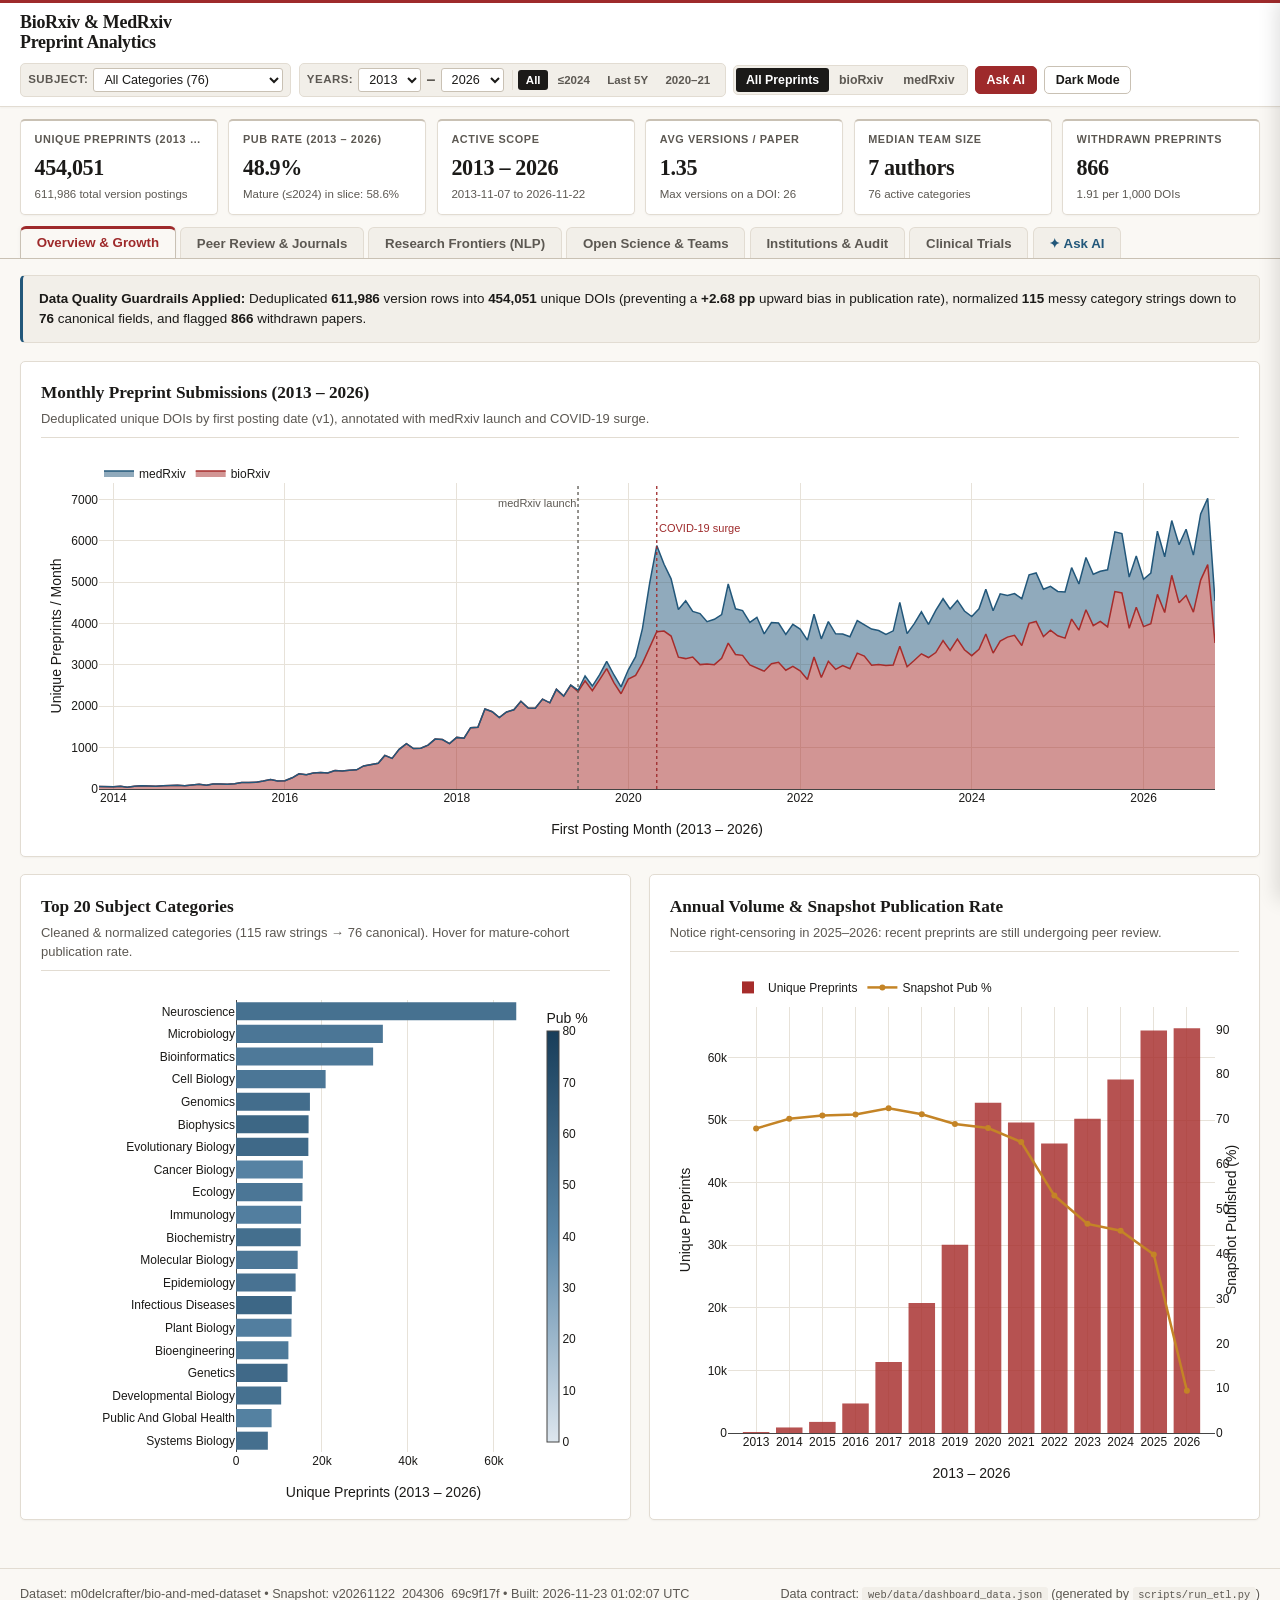
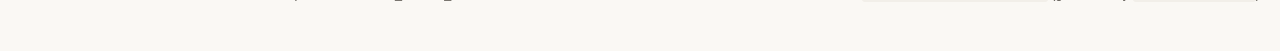
<file: web/index.html>
<!DOCTYPE html>
<html lang="en" data-theme="light">

<head>
  <meta charset="UTF-8" />
  <meta name="viewport" content="width=device-width, initial-scale=1.0" />
  <title>BioRxiv &amp; MedRxiv Preprint Analytics Dashboard</title>
  <!-- Google tag (gtag.js) — skipped on localhost so local previews don't pollute GA4 -->
  <script async src="https://www.googletagmanager.com/gtag/js?id=G-L8W53T92MR"></script>
  <script>
    window.dataLayer = window.dataLayer || [];
    function gtag() { dataLayer.push(arguments); }
    (function () {
      var host = window.location.hostname;
      var isLocal = host === "localhost" || host === "127.0.0.1" || host === "";
      if (!isLocal) {
        gtag("js", new Date());
        gtag("config", "G-L8W53T92MR");
      }
      window.trackDashboardEvent = function (eventName, params) {
        if (isLocal || typeof window.gtag !== "function") return;
        try {
          window.gtag("event", eventName, params || {});
        } catch (_) {  }
      };
    })();
  </script>
  <link rel="stylesheet" href="./css/styles.css?v=20261127e" />
  <script src="https://cdn.plot.ly/plotly-2.35.2.min.js" charset="utf-8" defer></script>
  <script src="./config.js?v=20261127" defer></script>
  <script src="./js/dashboard.js?v=20261127c" defer></script>
  <script src="./js/duckdb_client.js?v=20261127" defer></script>
  <script src="./js/chat.js?v=20261127e" defer></script>
</head>

<body>
  <header class="topbar">
    <div class="topbar-inner">
      <div class="brand">
        <h1>BioRxiv &amp; MedRxiv<br />Preprint Analytics</h1>
      </div>
      <div class="controls">
        <div class="category-filter" role="group" aria-label="Subject category filter">
          <label for="category-select">Subject:</label>
          <select id="category-select" aria-label="Subject category">
            <option value="all">All Categories</option>
          </select>
        </div>
        <div class="year-filter" role="group" aria-label="Year range filter">
          <label for="year-start">Years:</label>
          <select id="year-start" aria-label="Start year"></select>
          <span class="year-sep">&ndash;</span>
          <select id="year-end" aria-label="End year"></select>
          <div class="year-presets">
            <button type="button" class="preset-btn active" data-preset="all">All</button>
            <button type="button" class="preset-btn" data-preset="mature"
              title="First posted ≤ 2024 (avoids right-censoring)">&le;2024</button>
            <button type="button" class="preset-btn" data-preset="last5">Last 5Y</button>
            <button type="button" class="preset-btn" data-preset="covid">2020–21</button>
          </div>
        </div>
        <div class="segmented" role="group" aria-label="Server filter">
          <button class="active" data-server="all">All Preprints</button>
          <button data-server="biorxiv">bioRxiv</button>
          <button data-server="medrxiv">medRxiv</button>
        </div>
        <button id="open-chat-btn" class="icon-btn btn-chat" type="button"
          title="Open quick Ask AI drawer alongside this view">Ask AI</button>
        <button id="theme-toggle" class="icon-btn" title="Toggle dark/light mode">Dark Mode</button>
      </div>
    </div>
  </header>

  <div class="global-kpi-bar">
    <div id="load-error" class="callout callout-warn" style="display:none;"></div>
    <section class="kpi-grid" id="kpi-grid"></section>
  </div>

  <div class="nav-tabs-wrap">
    <nav class="nav-tabs" role="tablist">
      <button class="tab-btn active" data-tab="overview" role="tab" aria-selected="true">Overview &amp; Growth</button>
      <button class="tab-btn" data-tab="peer-review" role="tab" aria-selected="false">Peer Review &amp;
        Journals</button>
      <button class="tab-btn" data-tab="frontiers" role="tab" aria-selected="false">Research Frontiers (NLP)</button>
      <button class="tab-btn" data-tab="open-science" role="tab" aria-selected="false">Open Science &amp; Teams</button>
      <button class="tab-btn" data-tab="institutions" role="tab" aria-selected="false">Institutions &amp; Audit</button>
      <button class="tab-btn" data-tab="clinical-trials" role="tab" aria-selected="false">Clinical Trials</button>
      <button class="tab-btn tab-btn-ai" data-tab="ask-ai" role="tab" aria-selected="false">&#10022; Ask AI</button>
    </nav>
  </div>

  <main class="container">

    <!-- TAB 1: OVERVIEW -->
    <section class="tab-panel active" id="tab-overview">
      <div class="callout" id="audit-callout"></div>

      <div class="card">
        <div class="card-header">
          <div>
            <h2>Monthly Preprint Submissions (2013 – 2026)</h2>
            <p class="subtitle">Deduplicated unique DOIs by first posting date (v1), annotated with medRxiv launch and
              COVID-19 surge.</p>
          </div>
        </div>
        <div id="chart-monthly" class="plot"></div>
      </div>

      <div class="grid-2">
        <div class="card">
          <div class="card-header">
            <div>
              <h2>Top 20 Subject Categories</h2>
              <p class="subtitle">Cleaned &amp; normalized categories (115 raw strings &rarr; 76 canonical). Hover for
                mature-cohort publication rate.</p>
            </div>
          </div>
          <div id="chart-categories" class="plot plot-tall"></div>
        </div>

        <div class="card">
          <div class="card-header">
            <div>
              <h2>Annual Volume &amp; Snapshot Publication Rate</h2>
              <p class="subtitle">Notice right-censoring in 2025–2026: recent preprints are still undergoing peer
                review.</p>
            </div>
          </div>
          <div id="chart-annual" class="plot plot-tall"></div>
        </div>
      </div>
    </section>

    <!-- TAB 2: PEER REVIEW -->
    <section class="tab-panel" id="tab-peer-review">
      <div class="callout callout-warn">
        <strong>Methodological Guardrail (Right-Censoring):</strong> Peer review typically takes 6–18+ months.
        Aggregate comparisons below restrict to <strong>mature cohorts (first posted &le; 2024)</strong> so recent
        2025–2026 submissions do not artificially depress conversion rates.
      </div>

      <div class="card">
        <div class="card-header">
          <div>
            <h2>Cohort Publication Rate Heatmap (Posting Year &times; Top 18 Categories)</h2>
            <p class="subtitle">Percentage of unique DOIs linked to a peer-reviewed journal DOI. Exposes both
              disciplinary differences and right-censoring.</p>
          </div>
        </div>
        <div id="chart-heatmap" class="plot plot-tall"></div>
      </div>

      <div class="grid-2">
        <div class="card">
          <div class="card-header">
            <div>
              <h2>Do Revisions Predict Peer-Reviewed Publication?</h2>
              <p class="subtitle">Mature cohorts (&le; 2024) with Wilson 95% confidence intervals. Revising a preprint
                strongly signals active peer review.</p>
            </div>
          </div>
          <div id="chart-revisions" class="plot"></div>
        </div>

        <div class="card">
          <div class="card-header">
            <div>
              <h2>Top Publishers Absorbing Preprints</h2>
              <p class="subtitle">Mapped via Crossref DOI prefix of published journal articles (updates with top-bar
                server filter).</p>
            </div>
          </div>
          <div id="chart-publishers" class="plot"></div>
        </div>
      </div>

      <div class="card">
        <div class="card-header">
          <div>
            <h2>Publication Bias Check: New vs. Confirmatory vs. Contradictory Results</h2>
            <p class="subtitle">bioRxiv mature cohorts (&le; 2024) with Wilson 95% confidence intervals.</p>
          </div>
        </div>
        <div id="chart-type-bias" class="plot plot-compact"></div>
      </div>
    </section>

    <!-- TAB 3: RESEARCH FRONTIERS -->
    <section class="tab-panel" id="tab-frontiers">
      <div class="card">
        <div class="card-header">
          <div>
            <h2>Emerging Biomedical Research Frontiers (2015 – 2026)</h2>
            <p class="subtitle">Percentage of quarterly unique preprints mentioning each technology or topic in
              title/abstract. Click legend items to isolate curves.</p>
          </div>
        </div>
        <div id="chart-frontiers" class="plot plot-tall"></div>
      </div>

      <div class="card">
        <div class="card-header">
          <div>
            <h2>Total Preprints by Tracked Frontier Topic</h2>
            <p class="subtitle">Cumulative unique DOI mentions since 2015 across bioRxiv &amp; medRxiv.</p>
          </div>
        </div>
        <div id="chart-frontiers-bar" class="plot plot-compact"></div>
      </div>
    </section>

    <!-- TAB 4: OPEN SCIENCE & TEAMS -->
    <section class="tab-panel" id="tab-open-science">
      <div class="card">
        <div class="card-header">
          <div>
            <h2>Open Science &amp; Creative Commons License Evolution (2014 – 2026)</h2>
            <p class="subtitle">Share of unique preprints by normalized license type (updates with top-bar server
              filter).</p>
          </div>
        </div>
        <div id="chart-licenses" class="plot"></div>
      </div>

      <div class="grid-2">
        <div class="card">
          <div class="card-header">
            <div>
              <h2>Collaboration &amp; Team Size Over Time</h2>
              <p class="subtitle">Median author count per preprint with interquartile range (25th–75th percentile).</p>
            </div>
          </div>
          <div id="chart-team-trend" class="plot"></div>
        </div>

        <div class="card">
          <div class="card-header">
            <div>
              <h2>Team Size vs. Peer-Reviewed Publication Rate</h2>
              <p class="subtitle">Mature cohorts (&le; 2024) with Wilson 95% confidence intervals.</p>
            </div>
          </div>
          <div id="chart-team-pub" class="plot"></div>
        </div>
      </div>

      <div class="card">
        <div class="card-header">
          <div>
            <h2>Preprint Withdrawal Rate Timeline (Per 1,000 Preprints)</h2>
            <p class="subtitle">Half-year withdrawal rate comparing bioRxiv vs. medRxiv (highlights 2020–2021 COVID-19
              surge).</p>
          </div>
        </div>
        <div id="chart-withdrawals" class="plot plot-compact"></div>
      </div>
    </section>

    <!-- TAB 5: INSTITUTIONS & AUDIT -->
    <section class="tab-panel" id="tab-institutions">
      <div class="callout" id="ror-audit-callout"></div>

      <div class="grid-2">
        <div class="card">
          <div class="card-header">
            <div>
              <h2>Top 30 Institutions: Volume vs. Publication Rate</h2>
              <p class="subtitle">ROR-deduplicated organizations. Bubble size encodes average team size.</p>
            </div>
          </div>
          <div id="chart-institutions" class="plot"></div>
        </div>

        <div class="card">
          <div class="card-header">
            <div>
              <h2>Top 15 Countries by Preprint Volume</h2>
              <p class="subtitle">Geocoded via official ROR organization registry (updates with year &amp; server
                filters).</p>
            </div>
          </div>
          <div id="chart-countries" class="plot"></div>
        </div>
      </div>

      <div class="card">
        <div class="card-header">
          <div>
            <h2>Top 30 Corresponding Institutions (ROR-Deduplicated)</h2>
            <p class="subtitle">Filter by organization name, country, or type.</p>
          </div>
          <input type="search" id="inst-search" class="search-input"
            placeholder="Search institutions or countries..." />
        </div>
        <div class="table-wrap">
          <table>
            <thead>
              <tr>
                <th>#</th>
                <th>Organization (ROR)</th>
                <th>Country</th>
                <th>Type</th>
                <th class="num">Preprints</th>
                <th class="num">Mature (&le; 2024)</th>
                <th class="num">Pub Rate</th>
                <th class="num">Avg Authors</th>
              </tr>
            </thead>
            <tbody id="inst-tbody"></tbody>
          </table>
        </div>
      </div>

      <div class="card">
        <h2>Data Quality &amp; Reproducibility Provenance</h2>
        <div id="provenance-grid" class="kpi-grid provenance-grid"></div>
      </div>
    </section>

    <!-- TAB 6: CLINICAL TRIALS -->
    <section class="tab-panel" id="tab-clinical-trials">
      <div class="callout" id="ct-callout"></div>

      <section class="kpi-grid" id="ct-kpi-grid"></section>

      <div class="grid-2">
        <div class="card">
          <div class="card-header">
            <div>
              <h2>Trial-Linked Preprints Over Time</h2>
              <p class="subtitle">Unique preprints citing a registered clinical trial ID (NCT, ISRCTN, ChiCTR, ACTRN,
                EudraCT).</p>
            </div>
          </div>
          <div id="chart-ct-yearly" class="plot"></div>
        </div>

        <div class="card">
          <div class="card-header">
            <div>
              <h2>Clinical Trial Phases (ClinicalTrials.gov)</h2>
              <p class="subtitle">Distribution across enriched NCT trials in the active year &amp; server window.</p>
            </div>
          </div>
          <div id="chart-ct-phases" class="plot"></div>
        </div>
      </div>

      <div class="grid-2">
        <div class="card">
          <div class="card-header">
            <div>
              <h2>Trial Status &amp; Sponsor Breakdown</h2>
              <p class="subtitle">Recruitment/completion status across enriched ClinicalTrials.gov studies.</p>
            </div>
          </div>
          <div id="chart-ct-status" class="plot"></div>
        </div>

        <div class="card">
          <div class="card-header">
            <div>
              <h2>Top Clinical Conditions / Therapeutic Areas</h2>
              <p class="subtitle">Most frequently studied conditions among trial-linked preprints.</p>
            </div>
          </div>
          <div id="chart-ct-conditions" class="plot"></div>
        </div>
      </div>

      <div class="card" id="ct-downstream-card">
        <div class="card-header">
          <div>
            <h2>Downstream Translational Impact (NIH iCite)</h2>
            <p class="subtitle">Peer-reviewed publications cited by subsequent clinical trials/guidelines
              (<code>cited_by_clin</code> &amp; NIH APT score).</p>
          </div>
        </div>
        <div id="ct-downstream-summary" class="callout" style="margin-bottom:0.75rem;"></div>
        <div class="table-wrap">
          <table>
            <thead>
              <tr>
                <th>Publication Title</th>
                <th>Category</th>
                <th class="num">Year</th>
                <th class="num">Clinical Citations</th>
                <th class="num">NIH APT</th>
                <th class="num">RCR</th>
              </tr>
            </thead>
            <tbody id="ct-downstream-tbody"></tbody>
          </table>
        </div>
      </div>

      <div class="card">
        <div class="card-header">
          <div>
            <h2>Trial-Linked Preprints Explorer</h2>
            <p class="subtitle">Featured ClinicalTrials.gov-linked preprints filtered by active year range and server.
            </p>
          </div>
          <input type="search" id="ct-search" class="search-input"
            placeholder="Search title, NCT ID, sponsor, phase..." />
        </div>
        <div class="table-wrap">
          <table>
            <thead>
              <tr>
                <th>Trial ID</th>
                <th>Preprint Title</th>
                <th>Phase</th>
                <th>Status</th>
                <th>Sponsor</th>
                <th class="num">Enrollment</th>
                <th>Peer-Reviewed</th>
              </tr>
            </thead>
            <tbody id="ct-tbody"></tbody>
          </table>
        </div>
      </div>
    </section>

    <!-- TAB 7: FULL-PAGE ASK AI CHAT WORKSPACE -->
    <section class="tab-panel" id="tab-ask-ai">
      <div id="chat-page-host" class="chat-page-host"></div>
    </section>
  </main>

  <footer>
    <div id="footer-provenance">Dataset: m0delcrafter/bio-and-med-dataset</div>
    <div>Data contract: <code>web/data/dashboard_data.json</code> (generated by <code>scripts/run_etl.py</code>)</div>
  </footer>

  <!-- Dual-mode AI Analyst: quick side-drawer (from top-right Ask AI button) OR mounted full-page inside #tab-ask-ai -->
  <div id="chat-backdrop" class="chat-backdrop"></div>
  <aside id="chat-drawer" class="chat-drawer" aria-label="AI Analyst Chat Drawer">
    <div id="chat-shell" class="chat-shell mode-drawer">
      <div class="chat-drawer-header">
        <div>
          <h2>AI Research Analyst</h2>
          <p id="chat-scope-pill" class="chat-scope-pill">Context: loading...</p>
        </div>
        <div class="chat-header-actions">
          <button id="chat-byok-btn" class="icon-btn icon-btn-subtle" type="button" title="Use your own Gemini, Groq, or OpenAI API key">API Key</button>
          <button id="chat-clear-btn" class="icon-btn icon-btn-subtle" type="button" title="Start a new chat">New
            Chat</button>
          <button id="expand-chat-btn" class="icon-btn icon-btn-subtle" type="button"
            title="Open in full-page Ask AI tab">&#10530; Full View</button>
          <button id="close-chat-btn" class="icon-btn" type="button" aria-label="Close chat drawer">&times;
            Close</button>
        </div>
      </div>

      <div id="chat-byok-panel" class="chat-byok-panel" style="display:none;">
        <div class="chat-byok-head">
          <strong>Use Your Own API Key (Unlimited)</strong>
          <button id="chat-byok-close" class="chat-byok-close" type="button" aria-label="Close API key panel">&times;</button>
        </div>
        <p class="chat-byok-note">
          Stored only in this tab's session memory (cleared automatically when you close the tab). Sent over HTTPS solely to run your query — never logged or stored.
          Free keys: <a href="https://aistudio.google.com/apikey" target="_blank" rel="noopener noreferrer">Gemini</a> &middot;
          <a href="https://console.groq.com/keys" target="_blank" rel="noopener noreferrer">Groq</a> &middot;
          <a href="https://platform.openai.com/api-keys" target="_blank" rel="noopener noreferrer">OpenAI</a>
        </p>
        <div class="chat-byok-row">
          <select id="chat-byok-provider" aria-label="Your API key provider">
            <option value="gemini">Google Gemini</option>
            <option value="groq">Groq (GPT-OSS 120B)</option>
            <option value="openai">OpenAI (GPT-4o mini)</option>
          </select>
          <input id="chat-byok-input" type="password" autocomplete="off" spellcheck="false" placeholder="Paste your API key..." />
          <button id="chat-byok-save" class="icon-btn btn-chat" type="button">Save</button>
          <button id="chat-byok-clear" class="icon-btn icon-btn-subtle" type="button" style="display:none;">Clear</button>
        </div>
      </div>

      <div id="chat-setup-box" class="chat-setup-box" style="display:none;">
        <p><strong>Connect your free Cloudflare Worker proxy:</strong></p>
        <ol>
          <li>Deploy <code>worker/src/index.js</code> on Cloudflare Workers (Free Tier) and add your
            <code>GEMINI_API_KEY</code> secret.
          </li>
          <li>Paste the deployed Worker URL into <code>web/config.js</code> (or test it right now for this session
            below):</li>
        </ol>
        <div class="chat-setup-row">
          <input id="chat-worker-url-input" type="url" placeholder="https://biomedrxiv-gemini-proxy.you.workers.dev" />
          <button id="chat-save-url-btn" class="icon-btn btn-chat" type="button">Connect</button>
        </div>
      </div>

      <div id="chat-messages-stage" class="chat-messages-stage">
        <div id="chat-welcome" class="chat-welcome">
          <div class="chat-welcome-head">
            <h3>Ask across 454,051 BioRxiv &amp; MedRxiv Preprints</h3>
            <p>Queries your active dashboard filter slice, semantic Vectorize RAG (clinical trials &amp; NIH iCite), and
              full browser DuckDB-Wasm SQL.</p>
          </div>
          <div id="chat-drawer-suggestions" class="chat-suggestions">
            <button type="button" class="chat-chip">
              <span class="chat-chip-kicker">Dashboard Trends</span>
              <span class="chat-chip-text">Summarize the key trends in this active filter slice</span>
            </button>
            <button type="button" class="chat-chip">
              <span class="chat-chip-kicker">Deep Search &middot; Trials</span>
              <span class="chat-chip-text">Which Phase 3 clinical trials on medRxiv had the highest enrollment and got
                published in NEJM or Lancet?</span>
            </button>
            <button type="button" class="chat-chip">
              <span class="chat-chip-kicker">Deep Search &middot; Frontiers</span>
              <span class="chat-chip-text">Top 10 institutions by GLP-1 or AlphaFold preprints</span>
            </button>
            <button type="button" class="chat-chip">
              <span class="chat-chip-kicker">Clinical Trials</span>
              <span class="chat-chip-text">What stands out in the clinical trials data?</span>
            </button>
          </div>
        </div>

        <div id="chat-drawer-log" class="chat-drawer-log"></div>
      </div>

      <div id="chat-status-line" class="chat-status-line" style="display:none;"></div>

      <form id="chat-drawer-form" class="chat-composer">
        <div class="chat-composer-input-row">
          <textarea id="chat-drawer-input" rows="1"
            placeholder="Ask anything about preprints, clinical trials, journals, or institutions..."
            required></textarea>
          <button id="chat-drawer-send" class="icon-btn btn-chat" type="submit">Send</button>
        </div>
        <div id="chat-provider-bar" class="chat-composer-toolbar" style="display:none;">
          <div class="chat-toolbar-left">
            <label for="chat-provider-select">Model:</label>
            <select id="chat-provider-select" aria-label="AI model">
              <option value="auto">Auto</option>
              <option value="gemini">Gemini 4</option>
              <option value="groq">GPT-OSS 120B</option>
              <option value="workers_ai">Llama 3.1 8B</option>
            </select>
          </div>
          <div class="chat-toolbar-right">
            <button id="chat-quota-pill" class="chat-quota-pill" type="button"
              title="Daily free demo questions remaining — click to add your own API key">3 free left</button>
            <label class="chat-sql-toggle" id="chat-sql-toggle-label"
              title="Automatically queries all 454,051 preprints in your browser when exact filtering or ranking is needed">
              <input type="checkbox" id="chat-sql-toggle" checked />
              <span>Deep Search</span>
            </label>
            <span id="chat-rag-badge" class="chat-rag-badge chat-rag-warn" style="display:none;"
              title="Semantic paper search is currently offline"></span>
          </div>
        </div>
      </form>
    </div>
  </aside>
</body>

</html>
</file>
<file: web/css/styles.css>
:root {
  --bg: #faf8f4;
  --surface: #ffffff;
  --surface-alt: #f2efe9;
  --border: #e2dcd2;
  --border-strong: #c9c1b4;
  --text: #1b1a18;
  --text-muted: #5c5852;
  --accent: #9e2a2b;
  --accent-soft: #f6e4e4;
  --biorxiv: #a62c2b;
  --medrxiv: #22577a;
  --warn: #8c5a10;
  --warn-bg: #faf1df;
  --shadow: 0 1px 2px rgba(27, 26, 24, 0.04);
  --radius: 5px;
  --font-serif: Georgia, "Iowan Old Style", "Palatino Linotype", "Times New Roman", serif;
  --font-sans: "Helvetica Neue", -apple-system, BlinkMacSystemFont, "Segoe UI", Arial, sans-serif;
}

[data-theme="dark"] {
  --bg: #141311;
  --surface: #1d1b18;
  --surface-alt: #272420;
  --border: #36322c;
  --border-strong: #4e4840;
  --text: #efeae1;
  --text-muted: #a69f95;
  --accent: #d96b6a;
  --accent-soft: #3a2020;
  --biorxiv: #d96b6a;
  --medrxiv: #6ea4cc;
  --warn: #e0a94f;
  --warn-bg: #2e2414;
  --shadow: none;
}

* {
  box-sizing: border-box;
}

body {
  margin: 0;
  font-family: var(--font-sans);
  background: var(--bg);
  color: var(--text);
  line-height: 1.5;
  -webkit-font-smoothing: antialiased;
}

/* Header */
.topbar {
  position: sticky;
  top: 0;
  z-index: 30;
  background: var(--surface);
  border-top: 3px solid var(--accent);
  border-bottom: 1px solid var(--border);
  padding: 0.55rem 1.25rem;
  box-shadow: var(--shadow);
}

.topbar-inner {
  max-width: 1380px;
  margin: 0 auto;
  display: flex;
  flex-wrap: wrap;
  align-items: center;
  justify-content: space-between;
  gap: 0.65rem 1rem;
}

.brand {
  flex-shrink: 0;
}

.brand h1 {
  margin: 0;
  font-family: var(--font-serif);
  font-size: 1.12rem;
  line-height: 1.15;
  font-weight: 700;
  letter-spacing: -0.015em;
}

.controls {
  display: flex;
  align-items: center;
  gap: 0.45rem;
  flex-wrap: wrap;
}

.year-filter,
.category-filter {
  display: inline-flex;
  align-items: center;
  gap: 0.32rem;
  background: var(--surface-alt);
  border: 1px solid var(--border);
  border-radius: var(--radius);
  padding: 0.22rem 0.45rem;
  flex-wrap: wrap;
}

.year-filter label,
.category-filter label {
  font-size: 0.72rem;
  font-weight: 600;
  color: var(--text-muted);
  text-transform: uppercase;
  letter-spacing: 0.04em;
}

.year-filter select,
.category-filter select {
  border: 1px solid var(--border-strong);
  background: var(--surface);
  color: var(--text);
  border-radius: 3px;
  padding: 0.2rem 0.38rem;
  font-size: 0.79rem;
  font-weight: 500;
  cursor: pointer;
}

.category-filter select {
  max-width: 190px;
}

.year-sep {
  color: var(--text-muted);
  font-weight: 600;
}

.year-presets {
  display: inline-flex;
  gap: 0.16rem;
  margin-left: 0.2rem;
  padding-left: 0.34rem;
  border-left: 1px solid var(--border);
}

.preset-btn {
  border: 1px solid transparent;
  background: transparent;
  color: var(--text-muted);
  font-size: 0.72rem;
  font-weight: 600;
  padding: 0.18rem 0.4rem;
  border-radius: 3px;
  cursor: pointer;
  transition: background 0.15s ease, color 0.15s ease;
}

.preset-btn:hover {
  color: var(--text);
  border-color: var(--border-strong);
}

.preset-btn.active {
  background: var(--text);
  color: var(--surface);
}

.segmented {
  display: inline-flex;
  background: var(--surface-alt);
  border: 1px solid var(--border);
  border-radius: var(--radius);
  padding: 2px;
}

.segmented button {
  border: none;
  background: transparent;
  color: var(--text-muted);
  font-size: 0.77rem;
  font-weight: 600;
  padding: 0.3rem 0.62rem;
  border-radius: 3px;
  cursor: pointer;
  transition: background 0.15s ease, color 0.15s ease;
}

.segmented button:hover {
  color: var(--text);
}

.segmented button.active {
  background: var(--text);
  color: var(--surface);
}

.icon-btn {
  border: 1px solid var(--border-strong);
  background: var(--surface);
  color: var(--text);
  border-radius: var(--radius);
  padding: 0.36rem 0.68rem;
  font-size: 0.78rem;
  font-weight: 600;
  cursor: pointer;
}

.icon-btn:hover {
  background: var(--surface-alt);
}

/* Global KPI Strip (above tabs) */
.global-kpi-bar {
  max-width: 1380px;
  margin: 0.75rem auto 0;
  padding: 0 1.25rem;
}

/* Raised Editorial Folder Tabs */
.nav-tabs-wrap {
  border-bottom: 1px solid var(--border-strong);
  margin-top: 0.65rem;
}

.nav-tabs {
  max-width: 1380px;
  margin: 0 auto;
  padding: 0 1.25rem;
  display: flex;
  align-items: flex-end;
  gap: 0.28rem;
  overflow-x: auto;
  scrollbar-width: none;
}

.nav-tabs::-webkit-scrollbar {
  display: none;
}

.tab-btn {
  position: relative;
  border: 1px solid var(--border);
  border-bottom: none;
  border-radius: 6px 6px 0 0;
  background: var(--surface-alt);
  color: var(--text-muted);
  font-size: 0.83rem;
  font-weight: 600;
  padding: 0.52rem 0.98rem;
  cursor: pointer;
  white-space: nowrap;
  margin-bottom: -1px;
  transition: background 0.15s ease, color 0.15s ease, border-color 0.15s ease;
}

.tab-btn:hover {
  color: var(--text);
  background: var(--surface);
  border-color: var(--border-strong);
}

.tab-btn.active {
  background: var(--bg);
  color: var(--accent);
  border-color: var(--border-strong);
  border-top: 3px solid var(--accent);
  border-bottom: 1px solid var(--bg);
  padding-top: calc(0.52rem - 2px);
  z-index: 2;
  box-shadow: 0 -2px 5px rgba(0, 0, 0, 0.04);
}

.tab-btn-ai {
  color: var(--medrxiv);
}

.tab-btn-ai:hover {
  color: var(--medrxiv);
}

.tab-btn-ai.active {
  color: var(--accent);
  border-top-color: var(--accent);
}

/* Main Layout */
.container {
  max-width: 1380px;
  margin: 1rem auto 3rem;
  padding: 0 1.25rem;
}

.kpi-grid {
  display: grid;
  grid-template-columns: repeat(6, minmax(0, 1fr));
  gap: 0.65rem;
  margin-bottom: 0;
}

@media (max-width: 1120px) {
  .kpi-grid {
    grid-template-columns: repeat(3, minmax(0, 1fr));
  }
}

@media (max-width: 640px) {
  .kpi-grid {
    grid-template-columns: repeat(2, minmax(0, 1fr));
  }
}

.provenance-grid {
  margin-top: 0.85rem;
  margin-bottom: 0;
  grid-template-columns: repeat(auto-fit, minmax(195px, 1fr));
}

.kpi-card {
  background: var(--surface);
  border: 1px solid var(--border);
  border-top: 2px solid var(--border-strong);
  border-radius: var(--radius);
  padding: 0.68rem 0.85rem;
  box-shadow: var(--shadow);
}

.kpi-label {
  font-size: 0.68rem;
  text-transform: uppercase;
  letter-spacing: 0.055em;
  color: var(--text-muted);
  font-weight: 600;
  white-space: nowrap;
  overflow: hidden;
  text-overflow: ellipsis;
}

.kpi-value {
  font-family: var(--font-serif);
  font-size: 1.38rem;
  font-weight: 700;
  margin-top: 0.18rem;
  letter-spacing: -0.015em;
  font-variant-numeric: tabular-nums;
}

.kpi-value-sm {
  font-size: 1.05rem;
}

.kpi-sub {
  font-size: 0.72rem;
  color: var(--text-muted);
  margin-top: 0.14rem;
}

.tab-panel {
  display: none;
}

.tab-panel.active {
  display: block;
}

.grid-2 {
  display: grid;
  grid-template-columns: repeat(2, minmax(0, 1fr));
  gap: 1.1rem;
  margin-bottom: 1.1rem;
}

@media (max-width: 980px) {
  .grid-2 {
    grid-template-columns: 1fr;
  }
}

.card {
  background: var(--surface);
  border: 1px solid var(--border);
  border-radius: var(--radius);
  padding: 1.15rem 1.25rem;
  box-shadow: var(--shadow);
  margin-bottom: 1.1rem;
}

.grid-2 .card {
  margin-bottom: 0;
}

.card-header {
  display: flex;
  justify-content: space-between;
  align-items: flex-start;
  gap: 0.75rem;
  margin-bottom: 0.55rem;
  padding-bottom: 0.55rem;
  border-bottom: 1px solid var(--border);
}

.card h2 {
  margin: 0;
  font-family: var(--font-serif);
  font-size: 1.08rem;
  font-weight: 700;
}

.card .subtitle {
  margin: 0.2rem 0 0;
  font-size: 0.81rem;
  color: var(--text-muted);
}

.plot {
  width: 100%;
  min-height: 390px;
}

.plot-tall {
  min-height: 520px;
}

.plot-compact {
  min-height: 330px;
}

.callout {
  background: var(--surface-alt);
  border: 1px solid var(--border);
  border-left: 3px solid var(--medrxiv);
  border-radius: var(--radius);
  padding: 0.8rem 1rem;
  font-size: 0.84rem;
  margin-bottom: 1.1rem;
}

.callout-warn {
  border-left-color: var(--warn);
  background: var(--warn-bg);
}

.callout strong {
  color: var(--text);
}

/* Table */
.search-input {
  width: 100%;
  max-width: 320px;
  padding: 0.46rem 0.7rem;
  border-radius: var(--radius);
  border: 1px solid var(--border-strong);
  background: var(--surface);
  color: var(--text);
  font-size: 0.83rem;
}

.table-wrap {
  overflow-x: auto;
  margin-top: 0.75rem;
}

table {
  width: 100%;
  border-collapse: collapse;
  font-size: 0.84rem;
}

th,
td {
  text-align: left;
  padding: 0.58rem 0.72rem;
  border-bottom: 1px solid var(--border);
}

th {
  font-size: 0.73rem;
  text-transform: uppercase;
  letter-spacing: 0.05em;
  color: var(--text-muted);
  background: var(--surface-alt);
  border-bottom: 1px solid var(--border-strong);
}

tbody tr:hover {
  background: var(--surface-alt);
}

td.num,
th.num {
  text-align: right;
  font-variant-numeric: tabular-nums;
}

footer {
  max-width: 1380px;
  margin: 2rem auto;
  padding: 1rem 1.25rem;
  border-top: 1px solid var(--border);
  font-size: 0.79rem;
  color: var(--text-muted);
  display: flex;
  flex-wrap: wrap;
  justify-content: space-between;
  gap: 0.5rem;
}

code {
  background: var(--surface-alt);
  padding: 0.1rem 0.35rem;
  border-radius: 3px;
  font-size: 0.82em;
}

a {
  color: var(--medrxiv);
  text-decoration: none;
}

a:hover {
  text-decoration: underline;
}

.badge {
  display: inline-block;
  font-size: 0.71rem;
  font-weight: 600;
  padding: 0.12rem 0.45rem;
  border-radius: 3px;
  white-space: nowrap;
}

.badge-ok {
  background: var(--accent-soft);
  color: var(--accent);
}

.badge-muted {
  background: var(--surface-alt);
  color: var(--text-muted);
  border: 1px solid var(--border);
}

/* AI Chat Drawer */
.btn-chat {
  background: var(--accent);
  color: #ffffff;
  border-color: var(--accent);
}

.btn-chat:hover {
  background: var(--accent);
  opacity: 0.9;
}

[data-theme="dark"] .btn-chat {
  color: #141311;
}

.chat-backdrop {
  display: none;
  position: fixed;
  inset: 0;
  background: rgba(20, 19, 17, 0.42);
  z-index: 40;
}

.chat-backdrop.open {
  display: block;
}

.chat-drawer {
  position: fixed;
  top: 0;
  right: 0;
  bottom: 0;
  width: min(470px, 95vw);
  background: var(--surface);
  border-left: 1px solid var(--border-strong);
  z-index: 50;
  display: flex;
  flex-direction: column;
  transform: translateX(100%);
  transition: transform 0.2s ease;
  box-shadow: -4px 0 18px rgba(0, 0, 0, 0.12);
}

.chat-drawer.open {
  transform: translateX(0);
}

/* Shared Dual-Mode Chat Shell (Side Drawer OR Full-Page Chat LLM Tab) */
.chat-shell {
  display: flex;
  flex-direction: column;
  flex: 1;
  min-height: 0;
  height: 100%;
  background: var(--surface);
}

.chat-page-host {
  max-width: 960px;
  margin: 0 auto;
}

.chat-shell.mode-page {
  min-height: 480px;
  height: calc(100vh - 265px);
  max-height: 760px;
  border: 1px solid var(--border-strong);
  border-radius: var(--radius);
  box-shadow: var(--shadow);
  overflow: hidden;
}

.chat-shell.mode-page #expand-chat-btn,
.chat-shell.mode-page #close-chat-btn {
  display: none;
}

.chat-drawer-header {
  display: flex;
  justify-content: space-between;
  align-items: center;
  gap: 0.75rem;
  padding: 0.9rem 1.15rem;
  border-bottom: 1px solid var(--border);
  border-top: 3px solid var(--accent);
  background: var(--surface);
}

.chat-shell.mode-page .chat-drawer-header {
  padding: 0.95rem 1.4rem;
}

.chat-drawer-header h2 {
  margin: 0;
  font-family: var(--font-serif);
  font-size: 1.08rem;
}

.chat-header-actions {
  display: flex;
  align-items: center;
  gap: 0.4rem;
  flex-shrink: 0;
}

.icon-btn-subtle {
  padding: 0.34rem 0.62rem;
  font-size: 0.75rem;
  color: var(--text-muted);
}

.icon-btn-subtle:hover {
  color: var(--text);
}

.chat-scope-pill {
  margin: 0.22rem 0 0;
  font-size: 0.75rem;
  color: var(--text-muted);
}

.chat-setup-box {
  margin: 0.9rem 1.15rem;
  padding: 0.85rem 0.95rem;
  background: var(--surface-alt);
  border: 1px solid var(--border);
  border-left: 3px solid var(--warn);
  border-radius: var(--radius);
  font-size: 0.81rem;
}

.chat-setup-box p {
  margin: 0 0 0.4rem;
}

.chat-setup-box ol {
  margin: 0.25rem 0 0.75rem;
  padding-left: 1.2rem;
}

.chat-setup-row {
  display: flex;
  gap: 0.45rem;
}

.chat-setup-row input {
  flex: 1;
  border: 1px solid var(--border-strong);
  background: var(--surface);
  color: var(--text);
  border-radius: var(--radius);
  padding: 0.48rem 0.65rem;
  font-size: 0.83rem;
}

/* Scrollable Conversation & Welcome Stage */
.chat-messages-stage {
  flex: 1;
  min-height: 0;
  overflow-y: auto;
  display: flex;
  flex-direction: column;
  background: var(--bg);
}

.chat-welcome {
  display: flex;
  flex-direction: column;
  justify-content: center;
  gap: 0.85rem;
  padding: 1.25rem 1.15rem;
  margin: auto 0;
}

.chat-shell.mode-page .chat-welcome {
  max-width: 780px;
  width: 100%;
  margin: auto;
  padding: 2.2rem 1.5rem;
}

.chat-welcome-head {
  text-align: left;
}

.chat-shell.mode-page .chat-welcome-head {
  text-align: center;
  margin-bottom: 0.5rem;
}

.chat-welcome-head h3 {
  margin: 0;
  font-family: var(--font-serif);
  font-size: 1.05rem;
  color: var(--text);
}

.chat-shell.mode-page .chat-welcome-head h3 {
  font-size: 1.4rem;
}

.chat-welcome-head p {
  margin: 0.35rem 0 0;
  font-size: 0.81rem;
  color: var(--text-muted);
  line-height: 1.45;
}

.chat-suggestions {
  display: grid;
  grid-template-columns: 1fr;
  gap: 0.55rem;
}

.chat-shell.mode-page .chat-suggestions {
  grid-template-columns: repeat(2, minmax(0, 1fr));
  gap: 0.75rem;
}

.chat-chip {
  display: flex;
  flex-direction: column;
  gap: 0.2rem;
  border: 1px solid var(--border-strong);
  background: var(--surface);
  color: var(--text);
  border-radius: var(--radius);
  padding: 0.62rem 0.78rem;
  font-size: 0.8rem;
  cursor: pointer;
  text-align: left;
  transition: border-color 0.15s ease, box-shadow 0.15s ease;
}

.chat-chip:hover {
  border-color: var(--accent);
  box-shadow: var(--shadow);
}

.chat-chip-kicker {
  font-size: 0.67rem;
  font-weight: 700;
  text-transform: uppercase;
  letter-spacing: 0.05em;
  color: var(--medrxiv);
}

.chat-chip-text {
  line-height: 1.38;
  color: var(--text);
}

.chat-drawer-log {
  padding: 1rem 1.15rem;
  display: flex;
  flex-direction: column;
  gap: 0.9rem;
}

.chat-shell.mode-page .chat-drawer-log {
  max-width: 860px;
  width: 100%;
  margin: 0 auto;
  padding: 1.35rem 1.5rem;
  gap: 1.1rem;
}

.chat-drawer-log:empty {
  display: none;
}

.chat-msg {
  padding: 0.78rem 0.95rem;
  border-radius: var(--radius);
  border: 1px solid var(--border);
  font-size: 0.86rem;
  line-height: 1.55;
}

.chat-shell.mode-page .chat-msg {
  padding: 0.95rem 1.15rem;
  font-size: 0.9rem;
}

.chat-msg-user {
  background: var(--surface-alt);
  align-self: flex-end;
  max-width: 86%;
}

.chat-shell.mode-page .chat-msg-user {
  max-width: 72%;
}

.chat-msg-bot {
  background: var(--surface);
  border-left: 3px solid var(--medrxiv);
}

.chat-msg-meta {
  font-size: 0.71rem;
  font-weight: 600;
  text-transform: uppercase;
  letter-spacing: 0.04em;
  color: var(--text-muted);
  margin-bottom: 0.3rem;
}

/* Standard Chat LLM Composer Bar */
.chat-composer {
  display: flex;
  flex-direction: column;
  gap: 0.5rem;
  padding: 0.8rem 1.1rem;
  border-top: 1px solid var(--border);
  background: var(--surface);
}

.chat-shell.mode-page .chat-composer {
  padding: 0.9rem 1.5rem 1rem;
}

.chat-composer-input-row {
  display: flex;
  align-items: flex-end;
  gap: 0.55rem;
  max-width: 860px;
  width: 100%;
  margin: 0 auto;
}

.chat-composer-input-row textarea {
  flex: 1;
  resize: none;
  border: 1px solid var(--border-strong);
  background: var(--bg);
  color: var(--text);
  border-radius: var(--radius);
  padding: 0.56rem 0.75rem;
  font-family: inherit;
  font-size: 0.86rem;
  line-height: 1.4;
  min-height: 38px;
  max-height: 132px;
}

.chat-composer-input-row textarea:focus {
  outline: none;
  border-color: var(--accent);
}

.chat-composer-toolbar {
  display: flex;
  align-items: center;
  justify-content: space-between;
  flex-wrap: wrap;
  gap: 0.5rem;
  max-width: 860px;
  width: 100%;
  margin: 0 auto;
  font-size: 0.75rem;
}

.chat-toolbar-left,
.chat-toolbar-right {
  display: flex;
  align-items: center;
  gap: 0.45rem;
}

.chat-toolbar-left label {
  font-weight: 600;
  color: var(--text-muted);
  text-transform: uppercase;
  letter-spacing: 0.04em;
  font-size: 0.69rem;
}

.chat-toolbar-left select {
  border: 1px solid var(--border-strong);
  background: var(--surface-alt);
  color: var(--text);
  border-radius: var(--radius);
  padding: 0.24rem 0.55rem;
  font-size: 0.77rem;
  font-weight: 600;
  cursor: pointer;
}

.chat-rag-badge {
  font-size: 0.68rem;
  font-weight: 600;
  letter-spacing: 0.03em;
  text-transform: uppercase;
  padding: 0.2rem 0.45rem;
  border-radius: 3px;
  border: 1px solid var(--border-strong);
  color: var(--text-muted);
  background: var(--surface);
  white-space: nowrap;
}

.chat-rag-badge.rag-on {
  border-color: var(--medrxiv);
  color: var(--medrxiv);
  background: var(--surface);
}

.chat-rag-badge.chat-rag-warn {
  border-color: var(--warn);
  color: var(--warn);
  background: var(--surface-alt);
}

.chat-byok-panel {
  padding: 0.72rem 1.15rem;
  background: var(--surface-alt);
  border-bottom: 1px solid var(--border);
  font-size: 0.78rem;
}

.chat-shell.mode-page .chat-byok-panel {
  padding: 0.8rem 1.4rem;
}

.chat-byok-head {
  display: flex;
  justify-content: space-between;
  align-items: center;
  margin-bottom: 0.3rem;
}

.chat-byok-close {
  border: none;
  background: transparent;
  color: var(--text-muted);
  font-size: 1.1rem;
  line-height: 1;
  cursor: pointer;
  padding: 0.1rem 0.3rem;
}

.chat-byok-close:hover {
  color: var(--text);
}

.chat-byok-note {
  margin: 0 0 0.5rem;
  color: var(--text-muted);
  font-size: 0.73rem;
  line-height: 1.4;
}

.chat-byok-note a {
  color: var(--medrxiv);
  text-decoration: underline;
}

.chat-byok-row {
  display: flex;
  flex-wrap: wrap;
  gap: 0.4rem;
  align-items: center;
}

.chat-byok-row select,
.chat-byok-row input {
  border: 1px solid var(--border-strong);
  background: var(--surface);
  color: var(--text);
  border-radius: var(--radius);
  padding: 0.34rem 0.52rem;
  font-size: 0.78rem;
}

.chat-byok-row input {
  flex: 1;
  min-width: 150px;
}

.chat-quota-pill {
  font-size: 0.69rem;
  font-weight: 600;
  letter-spacing: 0.02em;
  padding: 0.2rem 0.5rem;
  border-radius: 3px;
  border: 1px solid var(--border-strong);
  background: var(--surface);
  color: var(--text-muted);
  cursor: pointer;
  white-space: nowrap;
}

.chat-quota-pill:hover {
  border-color: var(--accent);
  color: var(--accent);
}

.chat-quota-pill.quota-byok {
  border-color: var(--medrxiv);
  color: var(--medrxiv);
}

.chat-quota-pill.quota-empty {
  border-color: var(--warn);
  color: var(--accent);
  background: var(--surface-alt);
}

.chat-shell.mode-page .chat-sql-table-wrap {
  max-height: 360px;
}

.chat-shell.mode-page .chat-sql-table td {
  max-width: 320px;
}

.chat-sources {
  margin-top: 0.55rem;
  padding-top: 0.45rem;
  border-top: 1px dashed var(--border);
  font-size: 0.76rem;
}

.chat-sources summary {
  cursor: pointer;
  font-weight: 600;
  color: var(--medrxiv);
  user-select: none;
}

.chat-sources-list {
  list-style: none;
  margin: 0.45rem 0 0;
  padding: 0;
  display: flex;
  flex-direction: column;
  gap: 0.4rem;
}

.chat-source-item {
  padding: 0.35rem 0.45rem;
  background: var(--surface-alt);
  border: 1px solid var(--border);
  border-radius: 3px;
}

.chat-source-title {
  font-weight: 600;
  color: var(--text);
  line-height: 1.3;
}

.chat-source-title a {
  color: inherit;
  text-decoration: underline;
  text-decoration-color: var(--border-strong);
}

.chat-source-title a:hover {
  color: var(--accent);
}

.chat-source-meta {
  margin-top: 0.18rem;
  color: var(--text-muted);
  font-size: 0.71rem;
  display: flex;
  flex-wrap: wrap;
  gap: 0.35rem;
}

.chat-source-tag {
  font-weight: 600;
  color: var(--accent);
}

.chat-sql-toggle {
  display: inline-flex;
  align-items: center;
  gap: 0.28rem;
  font-size: 0.68rem;
  font-weight: 600;
  letter-spacing: 0.03em;
  text-transform: uppercase;
  padding: 0.2rem 0.42rem;
  border-radius: 3px;
  border: 1px solid var(--border-strong);
  background: var(--surface);
  color: var(--text);
  cursor: pointer;
  white-space: nowrap;
  user-select: none;
}

.chat-sql-toggle input {
  margin: 0;
  accent-color: var(--accent);
}

.chat-sql-toggle.disabled {
  opacity: 0.5;
  cursor: not-allowed;
}

.chat-status-line {
  padding: 0.36rem 1.15rem;
  font-size: 0.74rem;
  color: var(--medrxiv);
  background: var(--surface-alt);
  border-top: 1px solid var(--border);
  font-style: italic;
}

.chat-sql-table-wrap {
  margin-top: 0.55rem;
  max-height: 240px;
  overflow: auto;
  border: 1px solid var(--border);
  border-radius: 3px;
  background: var(--surface-alt);
}

.chat-sql-table {
  width: 100%;
  border-collapse: collapse;
  font-size: 0.73rem;
}

.chat-sql-table th,
.chat-sql-table td {
  padding: 0.3rem 0.48rem;
  border-bottom: 1px solid var(--border);
  text-align: left;
  vertical-align: top;
  max-width: 210px;
  overflow-wrap: anywhere;
}

.chat-sql-table th {
  position: sticky;
  top: 0;
  background: var(--surface);
  font-weight: 600;
  font-size: 0.68rem;
  text-transform: uppercase;
  letter-spacing: 0.03em;
  color: var(--text-muted);
}

.chat-sql-table td.num {
  text-align: right;
  font-variant-numeric: tabular-nums;
  white-space: nowrap;
}

.chat-sql-table td a {
  color: var(--medrxiv);
  text-decoration: underline;
}

.chat-sql-details {
  margin-top: 0.45rem;
  font-size: 0.73rem;
}

.chat-sql-details summary {
  cursor: pointer;
  font-weight: 600;
  color: var(--text-muted);
  user-select: none;
}

.chat-sql-code {
  margin: 0.35rem 0 0;
  padding: 0.5rem 0.6rem;
  background: var(--bg);
  border: 1px solid var(--border);
  border-radius: 3px;
  font-size: 0.71rem;
  overflow-x: auto;
  white-space: pre-wrap;
  word-break: break-word;
}

@media (max-width: 720px) {
  .chat-shell.mode-page .chat-suggestions {
    grid-template-columns: 1fr;
  }
}
</file>
